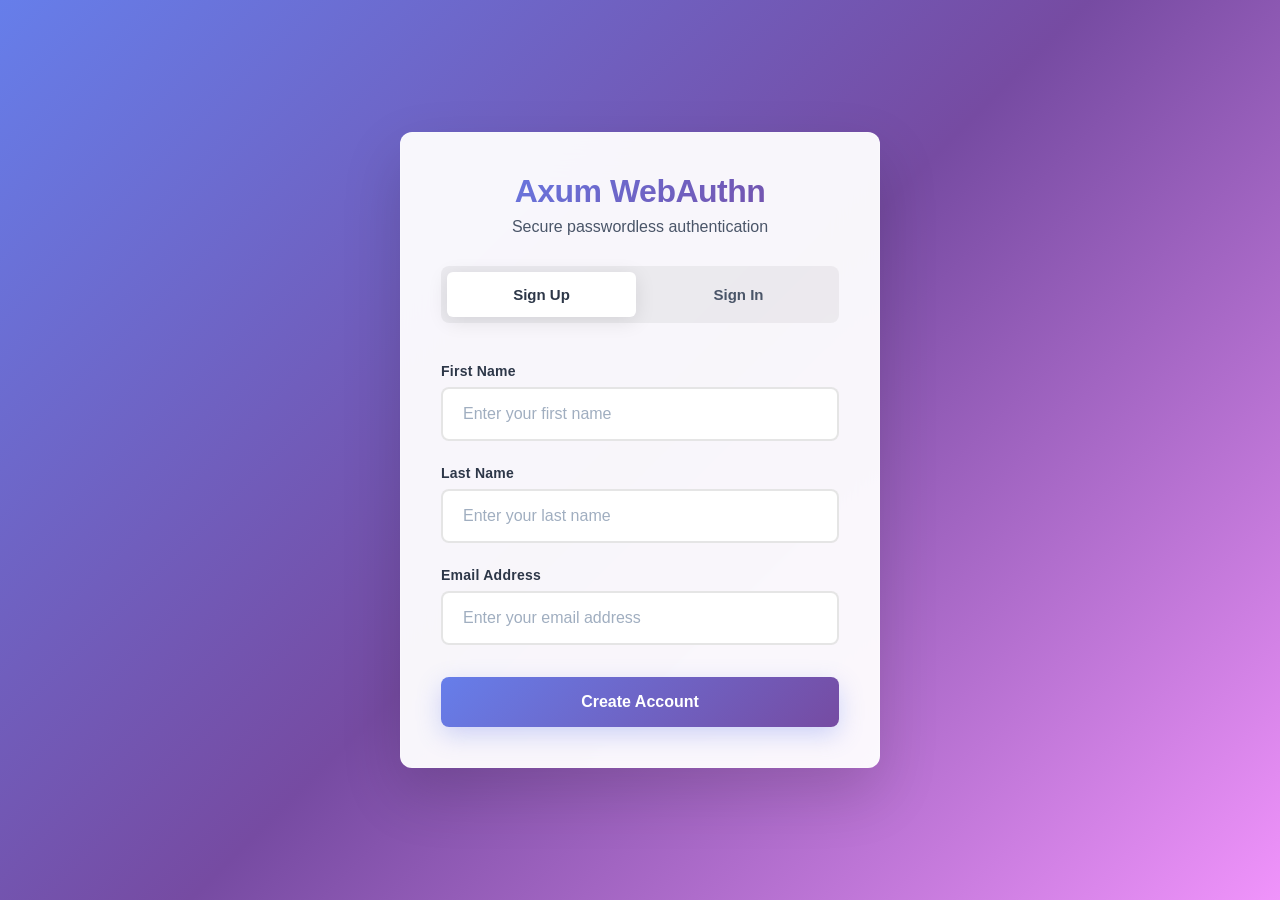
<file: assets/index.html>
<!DOCTYPE html>
<html lang="en">
<head>
  <meta charset="UTF-8">
  <meta name="viewport" content="width=device-width, initial-scale=1">
  <title>Axum WebAuthn Tutorial</title>
  <link rel="stylesheet" href="./css/app.css">
  <script src="./js/base64.min.js" defer></script>
  <script src="./js/app.js"></script>
</head>
<body data-page="login">
<div class="container">
  <div class="header">
    <h1 class="title">Axum WebAuthn</h1>
    <p class="subtitle">Secure passwordless authentication</p>
  </div>

  <div class="tabs">
    <button class="tab active" onclick="showTab('signup', this)">Sign Up</button>
    <button class="tab" onclick="showTab('signin', this)">Sign In</button>
  </div>

  <div id="signup" class="form-container active">
    <div class="form-group">
      <label for="firstName" class="label">First Name</label>
      <input type="text" id="firstName" placeholder="Enter your first name" autocomplete="given-name" class="input">
    </div>

    <div class="form-group">
      <label for="lastName" class="label">Last Name</label>
      <input type="text" id="lastName" placeholder="Enter your last name" autocomplete="family-name" class="input">
    </div>

    <div class="form-group">
      <label for="signupEmail" class="label">Email Address</label>
      <input type="email" id="signupEmail" placeholder="Enter your email address" autocomplete="username" class="input">
    </div>

    <button onclick="register()" class="button">Create Account</button>
  </div>

  <div id="signin" class="form-container hidden">
    <div class="form-group">
      <label for="signinEmail" class="label">Email Address</label>
      <input type="email" id="signinEmail" placeholder="Enter your email address" autocomplete="username" class="input">
    </div>

    <button onclick="login()" class="button">Sign In</button>
  </div>

  <div id="flash_message" class="flash-message"></div>
</div>
</body>
</html>
</file>
<file: assets/css/app.css>
* {
  margin: 0;
  padding: 0;
  box-sizing: border-box;
}

:root {
  --primary-gradient: linear-gradient(135deg, #667eea 0%, #764ba2 100%);
  --page-gradient: linear-gradient(135deg, #667eea 0%, #764ba2 50%, #f093fb 100%);
  --surface: rgba(255, 255, 255, 0.95);
  --card-gradient: linear-gradient(160deg, rgba(255, 255, 255, 0.97), rgba(245, 247, 255, 0.92));
  --text-primary: #2d3748;
  --text-secondary: #4a5568;
  --border: rgba(0, 0, 0, 0.1);
  --shadow-lg: 0 25px 60px rgba(0, 0, 0, 0.15);
  --accent: #5a67d8;
}

body {
  font-family: "SF Pro Display", -apple-system, BlinkMacSystemFont, "Segoe UI", Roboto, sans-serif;
  background: var(--page-gradient);
  min-height: 100vh;
  display: flex;
  align-items: center;
  justify-content: center;
  padding: 20px;
}

body[data-page="login"] .container {
  background: var(--surface);
  backdrop-filter: blur(20px);
  border-radius: 12px;
  box-shadow: var(--shadow-lg);
  border: 1px solid rgba(255, 255, 255, 0.2);
  overflow: hidden;
  width: 100%;
  max-width: 480px;
}

body[data-page="login"] .header {
  padding: 40px 40px 0;
  text-align: center;
}

body[data-page="login"] .title {
  font-size: 32px;
  font-weight: 700;
  background: var(--primary-gradient);
  -webkit-background-clip: text;
  -webkit-text-fill-color: transparent;
  background-clip: text;
  margin-bottom: 8px;
  letter-spacing: -0.5px;
}

body[data-page="login"] .subtitle {
  color: var(--text-secondary);
  font-size: 16px;
  font-weight: 400;
}

body[data-page="login"] .tabs {
  display: flex;
  margin: 30px 40px 0;
  background: rgba(0, 0, 0, 0.05);
  border-radius: 8px;
  padding: 6px;
  gap: 8px;
}

body[data-page="login"] .tab {
  flex: 1;
  padding: 14px 20px;
  background: transparent;
  border: none;
  border-radius: 6px;
  font-size: 15px;
  font-weight: 600;
  color: var(--text-secondary);
  cursor: pointer;
  transition: all 0.3s cubic-bezier(0.4, 0, 0.2, 1);
  position: relative;
}

body[data-page="login"] .tab.active {
  background: white;
  color: var(--text-primary);
  box-shadow: 0 4px 20px rgba(0, 0, 0, 0.1);
}

body[data-page="login"] .tab:hover:not(.active) {
  background: rgba(255, 255, 255, 0.5);
  color: var(--text-primary);
}

body[data-page="login"] .form-container {
  padding: 40px;
}

body[data-page="login"] .form-group {
  margin-bottom: 24px;
}

body[data-page="login"] .label {
  display: block;
  font-size: 14px;
  font-weight: 600;
  color: var(--text-primary);
  margin-bottom: 8px;
  letter-spacing: 0.25px;
}

body[data-page="login"] .input {
  width: 100%;
  padding: 16px 20px;
  border: 2px solid var(--border);
  border-radius: 8px;
  font-size: 16px;
  color: var(--text-primary);
  background: white;
  transition: all 0.3s cubic-bezier(0.4, 0, 0.2, 1);
  outline: none;
}

body[data-page="login"] .input:focus {
  border-color: #a78bfa;
  box-shadow: 0 0 0 4px rgba(167, 139, 250, 0.1);
  transform: translateY(-2px);
}

body[data-page="login"] .input::placeholder {
  color: #a0aec0;
}

body[data-page="login"] .button {
  width: 100%;
  padding: 16px 24px;
  background: var(--primary-gradient);
  border: none;
  border-radius: 8px;
  color: white;
  font-size: 16px;
  font-weight: 600;
  cursor: pointer;
  transition: all 0.3s cubic-bezier(0.4, 0, 0.2, 1);
  box-shadow: 0 8px 25px rgba(102, 126, 234, 0.3);
  margin-top: 8px;
}

body[data-page="login"] .button:hover {
  transform: translateY(-2px);
  box-shadow: 0 12px 35px rgba(102, 126, 234, 0.4);
}

body[data-page="login"] .button:active {
  transform: translateY(0);
  box-shadow: 0 4px 15px rgba(102, 126, 234, 0.3);
}

body[data-page="login"] .flash-message {
  margin: 20px 40px;
  padding: 16px 20px;
  border-radius: 8px;
  font-size: 14px;
  font-weight: 500;
  text-align: center;
  display: none;
}

.hidden {
  display: none !important;
}

body[data-page="login"] .toaster {
  position: fixed;
  top: 20px;
  right: 20px;
  padding: 16px 24px;
  border-radius: 8px;
  color: white;
  font-size: 14px;
  font-weight: 500;
  box-shadow: 0 8px 25px rgba(0, 0, 0, 0.2);
  transform: translateX(400px);
  opacity: 0;
  transition: all 0.3s cubic-bezier(0.4, 0, 0.2, 1);
  z-index: 1000;
  max-width: 350px;
  display: flex;
  align-items: center;
  justify-content: space-between;
  gap: 12px;
}

body[data-page="login"] .toaster-close {
  background: none;
  border: none;
  color: white;
  font-size: 18px;
  font-weight: bold;
  cursor: pointer;
  padding: 0;
  width: 20px;
  height: 20px;
  display: flex;
  align-items: center;
  justify-content: center;
  border-radius: 50%;
  transition: background-color 0.2s;
  flex-shrink: 0;
}

body[data-page="login"] .toaster-close:hover {
  background-color: rgba(255, 255, 255, 0.2);
}

body[data-page="login"] .toaster.show {
  transform: translateX(0);
  opacity: 1;
}

body[data-page="login"] .toaster.success {
  background: linear-gradient(135deg, #48bb78, #38a169);
}

body[data-page="login"] .toaster.error {
  background: linear-gradient(135deg, #f56565, #e53e3e);
}

body[data-page="welcome"] {
  color: var(--text-primary);
}

body[data-page="welcome"] .welcome-card {
  width: 100%;
  max-width: 640px;
  border-radius: 24px;
  padding: 48px 40px;
  background: var(--card-gradient);
  backdrop-filter: blur(20px);
  box-shadow: var(--shadow-lg);
  border: 1px solid rgba(255, 255, 255, 0.25);
}

body[data-page="welcome"] .eyebrow {
  display: inline-block;
  margin-bottom: 16px;
  padding: 8px 12px;
  border-radius: 999px;
  background: rgba(90, 103, 216, 0.12);
  color: var(--accent);
  font-size: 13px;
  font-weight: 700;
  letter-spacing: 0.08em;
  text-transform: uppercase;
}

body[data-page="welcome"] .title {
  font-size: clamp(32px, 6vw, 48px);
  line-height: 1.05;
  margin-bottom: 16px;
}

body[data-page="welcome"] .subtitle {
  font-size: 18px;
  line-height: 1.6;
  color: var(--text-secondary);
  margin-bottom: 28px;
}

body[data-page="welcome"] .identity {
  display: flex;
  align-items: center;
  justify-content: space-between;
  gap: 16px;
  padding: 18px 20px;
  border-radius: 16px;
  background: rgba(255, 255, 255, 0.75);
  border: 1px solid rgba(102, 126, 234, 0.14);
  margin-bottom: 36px;
}

body[data-page="welcome"] .identity-label {
  font-size: 13px;
  letter-spacing: 0.08em;
  text-transform: uppercase;
  color: var(--text-secondary);
  margin-bottom: 8px;
}

body[data-page="welcome"] .identity-value {
  font-size: 18px;
  font-weight: 700;
  word-break: break-word;
}

body[data-page="welcome"] .logout-link {
  color: var(--accent);
  font-weight: 700;
  text-decoration: none;
  white-space: nowrap;
}

body[data-page="welcome"] .logout-link:hover {
  text-decoration: underline;
}

@media (max-width: 640px) {
  body[data-page="login"] .container {
    margin: 10px;
    border-radius: 10px;
  }

  body[data-page="login"] .header,
  body[data-page="login"] .form-container,
  body[data-page="login"] .tabs {
    padding-left: 24px;
    padding-right: 24px;
  }

  body[data-page="login"] .title {
    font-size: 28px;
  }

  body[data-page="login"] .toaster {
    left: 20px;
    right: 20px;
    max-width: none;
    transform: translateY(-100px);
  }

  body[data-page="login"] .toaster.show {
    transform: translateY(0);
  }

  body[data-page="welcome"] .welcome-card {
    padding: 36px 24px;
    border-radius: 20px;
  }

  body[data-page="welcome"] .identity {
    flex-direction: column;
    align-items: flex-start;
  }
}
</file>
